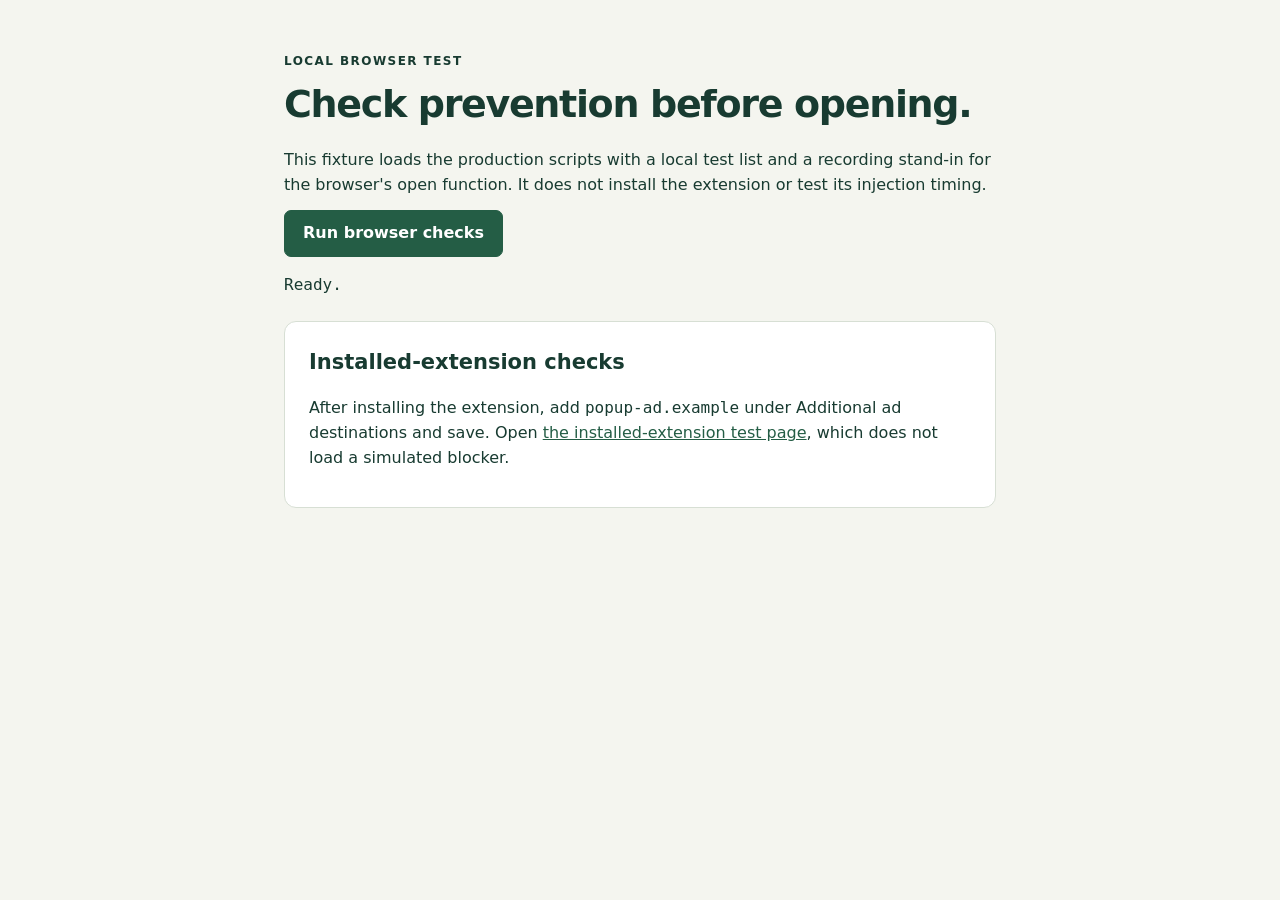
<file: tests/browser/index.html>
<!doctype html>
<html lang="en">
<meta charset="utf-8">
<title>Popup Prevention browser checks</title>
<link rel="stylesheet" href="../../extension/ui.css">
<main>
  <p class="eyebrow">LOCAL BROWSER TEST</p>
  <h1>Check prevention before opening.</h1>
  <p>This fixture loads the production scripts with a local test list and a recording stand-in for the browser's open function. It does not install the extension or test its injection timing.</p>
  <button id="run">Run browser checks</button>
  <pre id="results" role="status">Ready.</pre>
  <section><h2>Installed-extension checks</h2>
  <p>After installing the extension, add <code>popup-ad.example</code> under Additional ad destinations and save. Open <a href="installed.html">the installed-extension test page</a>, which does not load a simulated blocker.</p>
  </section>
</main>
<script src="setup.js"></script>
<script src="../../extension/engine.js"></script>
<script src="../../extension/bridge.js"></script>
<script src="../../extension/intercept.js"></script>
<script src="checks.js"></script>
</html>
</file>
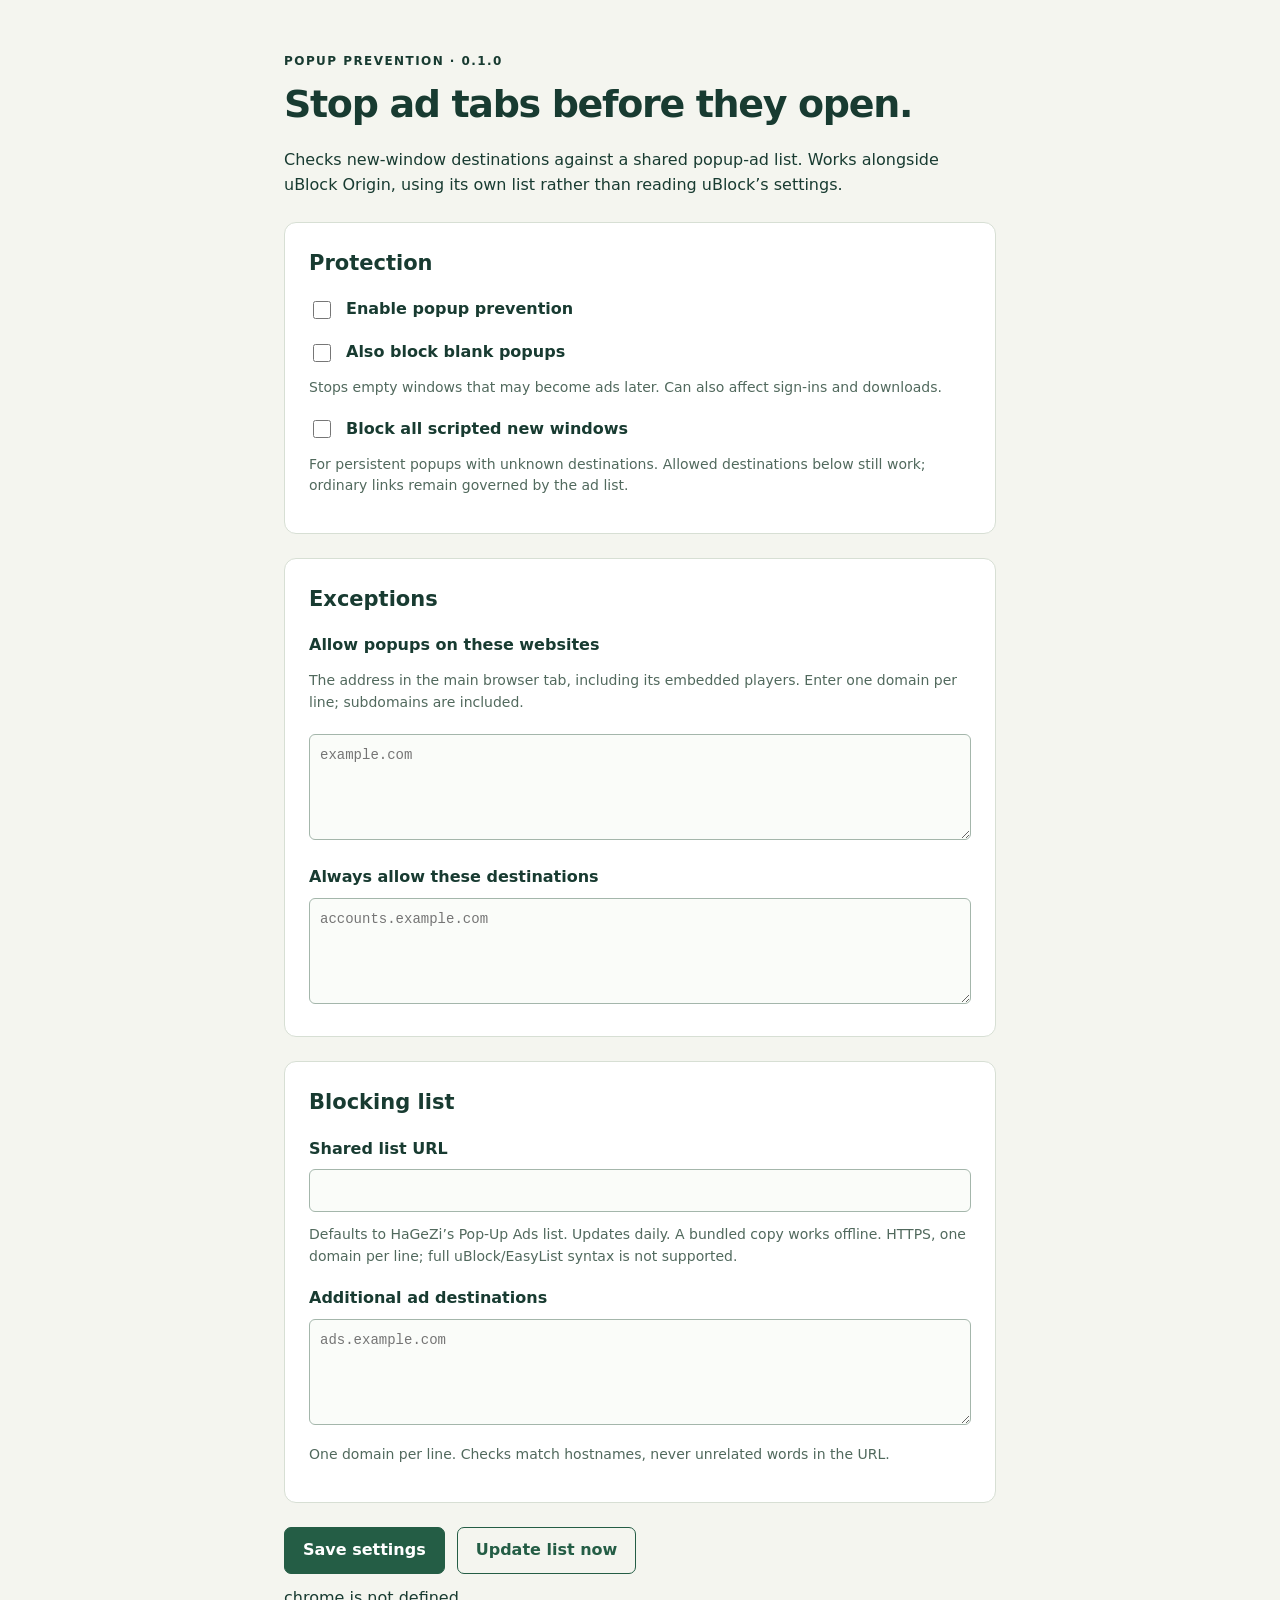
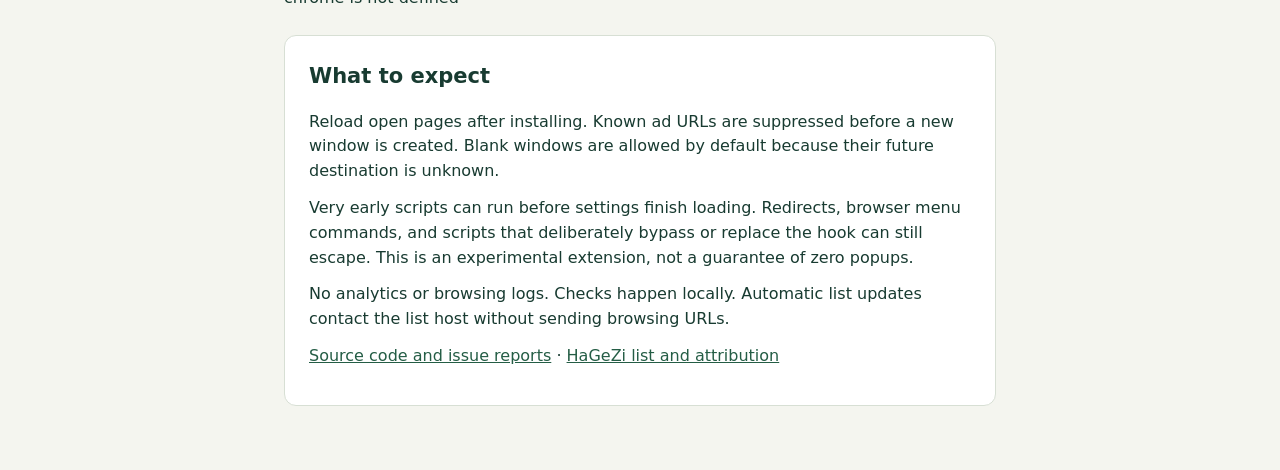
<file: extension/options.html>
<!doctype html>
<html lang="en">
<meta charset="utf-8">
<meta name="viewport" content="width=device-width, initial-scale=1">
<title>Popup Prevention settings</title>
<link rel="stylesheet" href="ui.css">
<main>
  <p class="eyebrow">POPUP PREVENTION · 0.1.0</p>
  <h1>Stop ad tabs before they open.</h1>
  <p>Checks new-window destinations against a shared popup-ad list. Works alongside uBlock Origin, using its own list rather than reading uBlock’s settings.</p>
  <form id="settings">
    <section>
      <h2>Protection</h2>
      <label class="toggle"><input id="enabled" type="checkbox"> Enable popup prevention</label>
      <label class="toggle"><input id="blockBlank" type="checkbox"> Also block blank popups</label>
      <p class="hint">Stops empty windows that may become ads later. Can also affect sign-ins and downloads.</p>
      <label class="toggle"><input id="strict" type="checkbox"> Block all scripted new windows</label>
      <p class="hint">For persistent popups with unknown destinations. Allowed destinations below still work; ordinary links remain governed by the ad list.</p>
    </section>
    <section>
      <h2>Exceptions</h2>
      <label for="siteAllowlist">Allow popups on these websites</label>
      <p class="hint">The address in the main browser tab, including its embedded players. Enter one domain per line; subdomains are included.</p>
      <textarea id="siteAllowlist" rows="4" spellcheck="false" placeholder="example.com"></textarea>
      <label for="destinationAllowlist">Always allow these destinations</label>
      <textarea id="destinationAllowlist" rows="4" spellcheck="false" placeholder="accounts.example.com"></textarea>
    </section>
    <section>
      <h2>Blocking list</h2>
      <label for="sourceUrl">Shared list URL</label>
      <input id="sourceUrl" type="url" required>
      <p class="hint">Defaults to HaGeZi’s Pop-Up Ads list. Updates daily. A bundled copy works offline. HTTPS, one domain per line; full uBlock/EasyList syntax is not supported.</p>
      <p id="list-status" class="hint"></p>
      <label for="customBlocklist">Additional ad destinations</label>
      <textarea id="customBlocklist" rows="4" spellcheck="false" placeholder="ads.example.com"></textarea>
      <p class="hint">One domain per line. Checks match hostnames, never unrelated words in the URL.</p>
    </section>
    <div class="actions"><button type="submit">Save settings</button><button id="update" type="button" class="secondary">Update list now</button></div>
    <p id="status" role="status" aria-live="polite"></p>
  </form>
  <section>
    <h2>What to expect</h2>
    <p>Reload open pages after installing. Known ad URLs are suppressed before a new window is created. Blank windows are allowed by default because their future destination is unknown.</p>
    <p>Very early scripts can run before settings finish loading. Redirects, browser menu commands, and scripts that deliberately bypass or replace the hook can still escape. This is an experimental extension, not a guarantee of zero popups.</p>
    <p>No analytics or browsing logs. Checks happen locally. Automatic list updates contact the list host without sending browsing URLs.</p>
    <p><a href="https://github.com/MoaHabtamu/popup-prevention-list">Source code and issue reports</a> · <a href="https://github.com/hagezi/dns-blocklists">HaGeZi list and attribution</a></p>
  </section>
</main>
<script src="engine.js"></script>
<script src="options.js"></script>
</html>
</file>
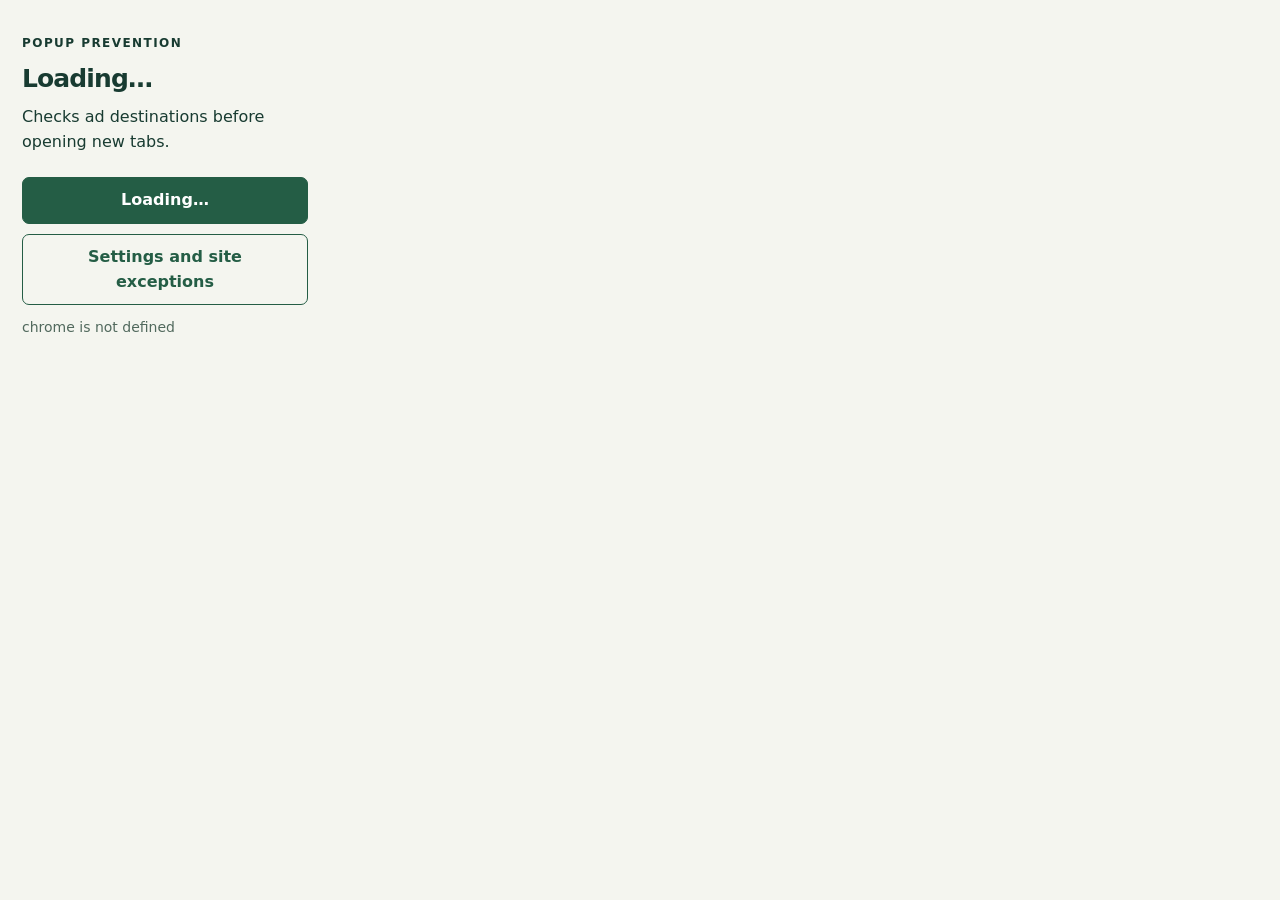
<file: extension/popup.html>
<!doctype html>
<html lang="en">
<meta charset="utf-8">
<title>Popup Prevention</title>
<link rel="stylesheet" href="ui.css">
<body class="popup"><main>
  <p class="eyebrow">POPUP PREVENTION</p>
  <h1 id="state">Loading…</h1>
  <p>Checks ad destinations before opening new tabs.</p>
  <button id="toggle" type="button">Loading…</button>
  <button id="options" type="button" class="secondary">Settings and site exceptions</button>
  <p id="status" class="hint" role="status"></p>
</main><script src="engine.js"></script><script src="popup.js"></script></body>
</html>
</file>
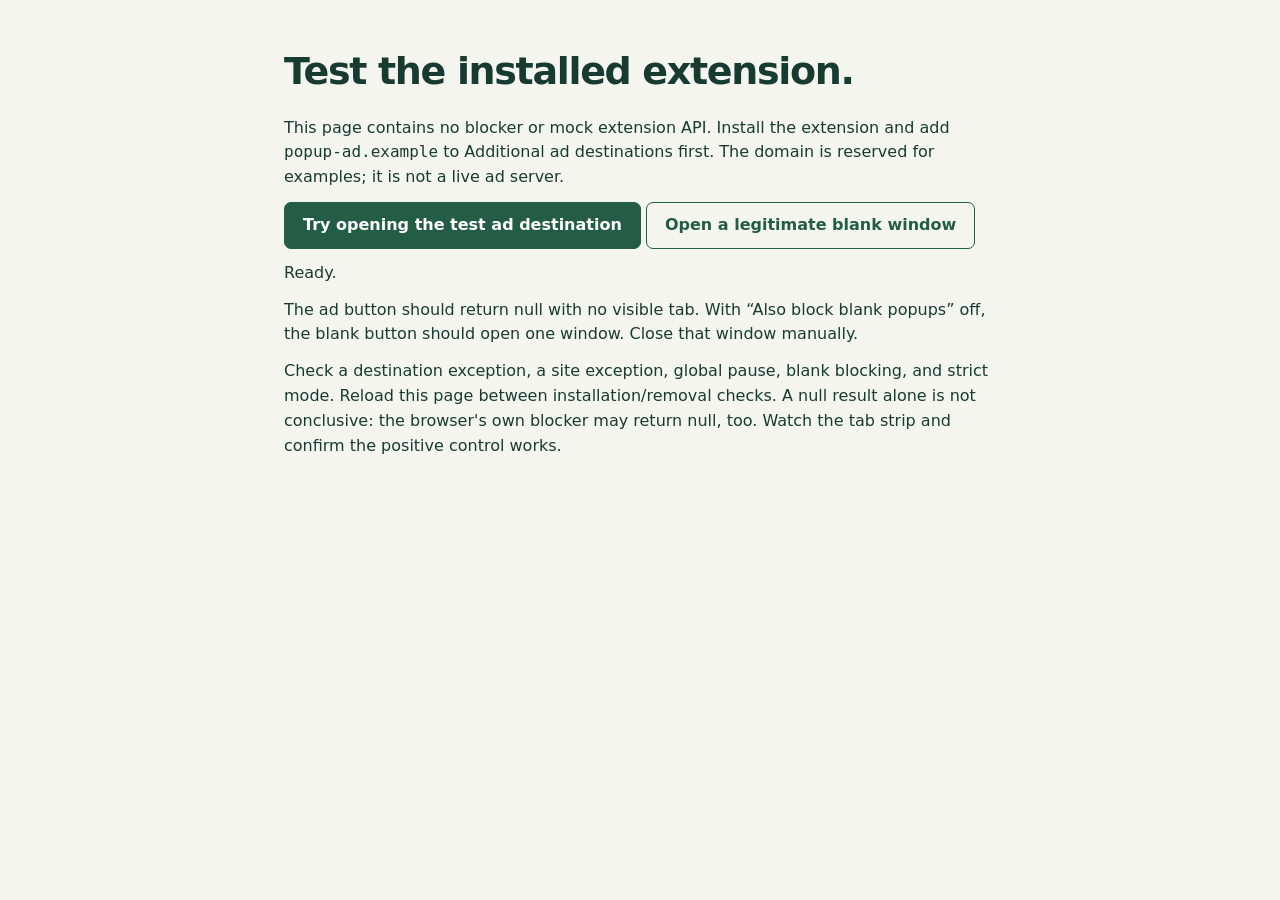
<file: tests/browser/installed.html>
<!doctype html>
<html lang="en">
<meta charset="utf-8"><title>Installed Popup Prevention check</title>
<link rel="stylesheet" href="../../extension/ui.css">
<main><h1>Test the installed extension.</h1>
<p>This page contains no blocker or mock extension API. Install the extension and add <code>popup-ad.example</code> to Additional ad destinations first. The domain is reserved for examples; it is not a live ad server.</p>
<button id="ad">Try opening the test ad destination</button>
<button id="legitimate" class="secondary">Open a legitimate blank window</button>
<p id="results" role="status">Ready.</p>
<p>The ad button should return null with no visible tab. With “Also block blank popups” off, the blank button should open one window. Close that window manually.</p>
<p>Check a destination exception, a site exception, global pause, blank blocking, and strict mode. Reload this page between installation/removal checks. A null result alone is not conclusive: the browser's own blocker may return null, too. Watch the tab strip and confirm the positive control works.</p>
</main><script src="installed.js"></script></html>
</file>
<file: extension/ui.css>
:root { color-scheme: light dark; font: 16px/1.55 system-ui, sans-serif; color: #183b31; background: #f4f5ef; }
* { box-sizing: border-box; }
body { margin: 0; }
main { max-width: 760px; padding: 40px 24px; margin: auto; }
h1 { font-size: clamp(26px, 5vw, 38px); line-height: 1.15; letter-spacing: -.035em; margin: 10px 0 22px; }
h2 { font-size: 21px; margin-top: 0; }
p { margin: 12px 0; }
.eyebrow { font-size: 12px; letter-spacing: .12em; font-weight: 700; }
section { background: #fff; border: 1px solid #d7dfd4; border-radius: 12px; padding: 24px; margin: 24px 0; }
label { display: block; font-weight: 600; margin-top: 18px; }
.toggle { display: flex; gap: 12px; align-items: center; }
input[type=checkbox] { width: 18px; height: 18px; flex: none; accent-color: #27664d; }
textarea, input[type=url] { width: 100%; border: 1px solid #a4b6ab; border-radius: 6px; padding: 10px; margin-top: 8px; font: 14px/1.5 ui-monospace, monospace; background: #fafcf9; color: #183b31; }
textarea { resize: vertical; }
.hint { color: #51695d; font-size: 14px; }
button { font: inherit; font-weight: 600; background: #245d45; color: white; border: 1px solid #245d45; border-radius: 7px; padding: 10px 18px; cursor: pointer; }
button:disabled { opacity: .55; cursor: wait; }
.secondary { background: transparent; color: #245d45; }
.actions { display: flex; flex-wrap: wrap; gap: 12px; }
a { color: #245d45; }
:focus-visible { outline: 3px solid #bd7227; outline-offset: 3px; }
.popup { width: 330px; }
.popup main { padding: 22px; }
.popup h1 { font-size: 25px; margin-bottom: 12px; }
.popup button { width: 100%; margin-top: 10px; }
@media (prefers-color-scheme: dark) {
  :root { background: #14251e; color: #e3eee5; }
  section { background: #1d3027; border-color: #405d4c; }
  .hint { color: #b1c6b8; }
  textarea, input[type=url] { background: #14251e; color: #e3eee5; border-color: #688775; }
  .secondary, a { color: #addbbd; }
}
</file>
